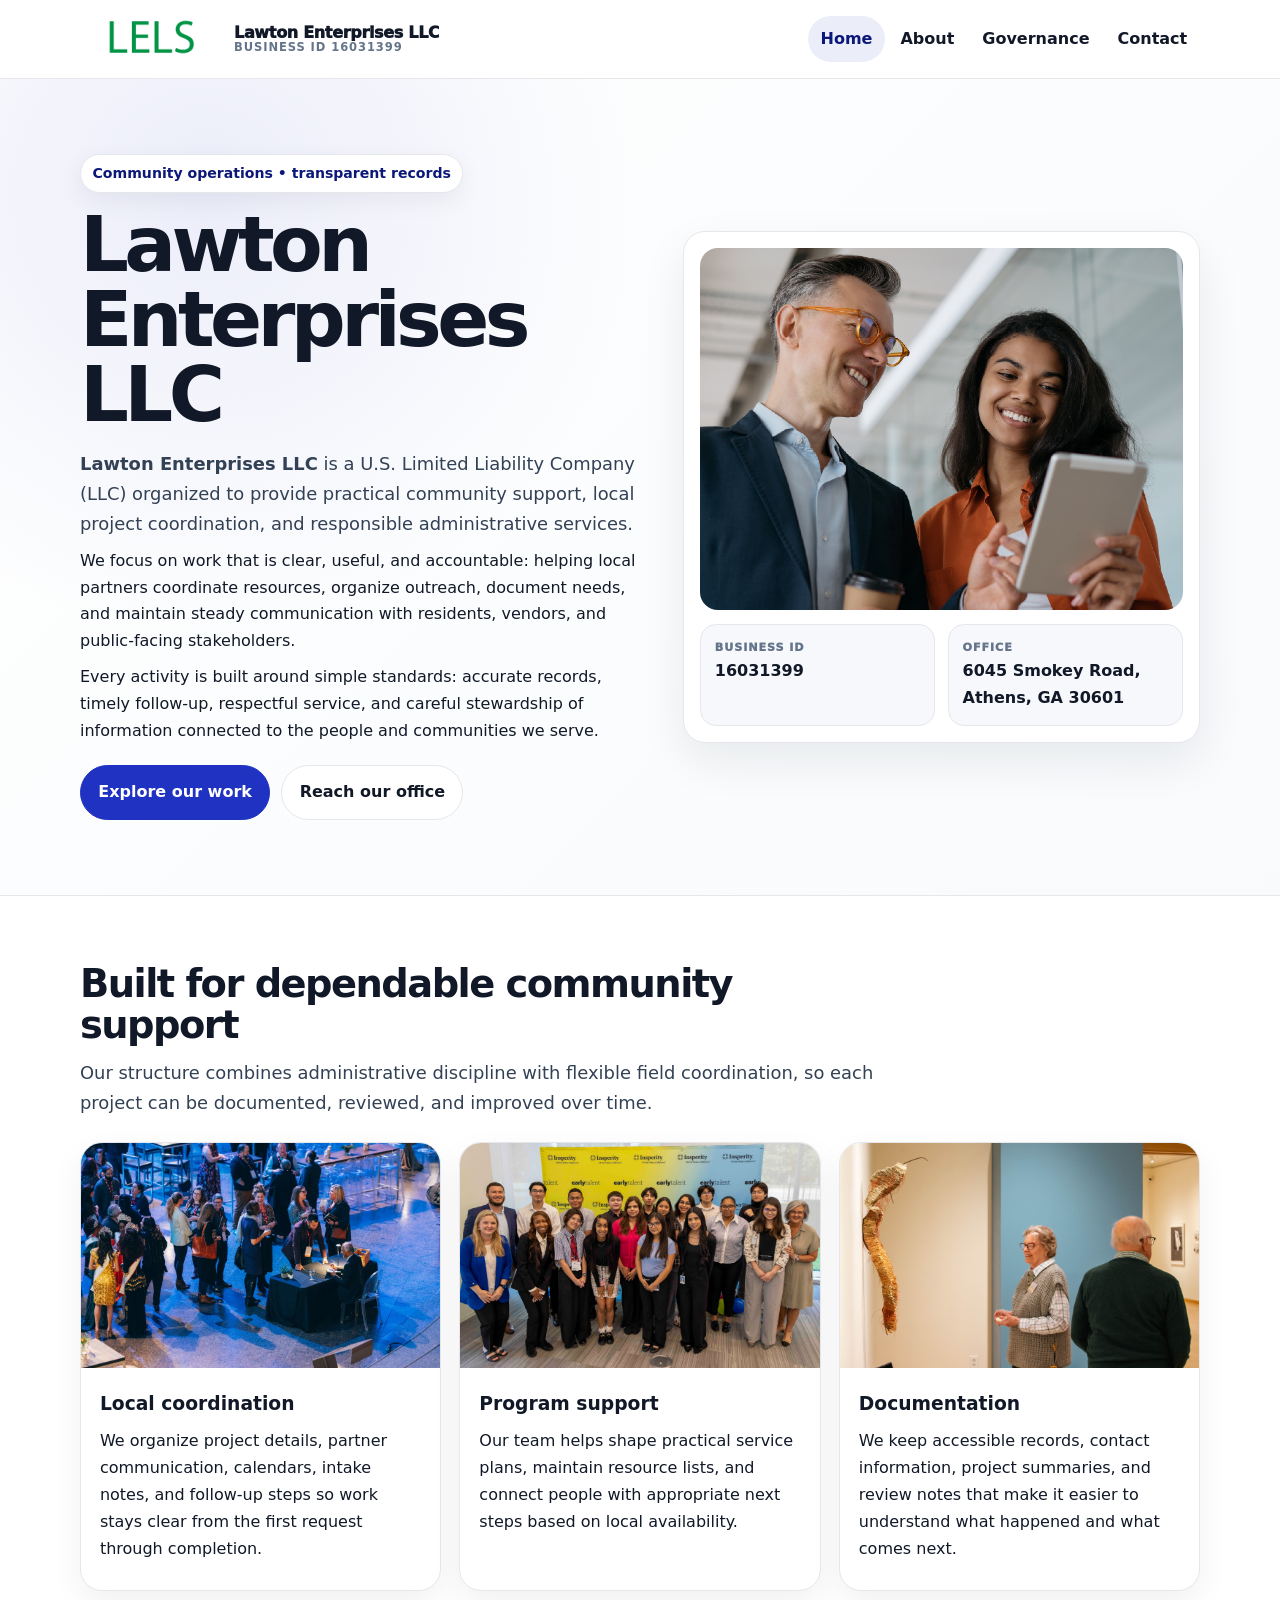
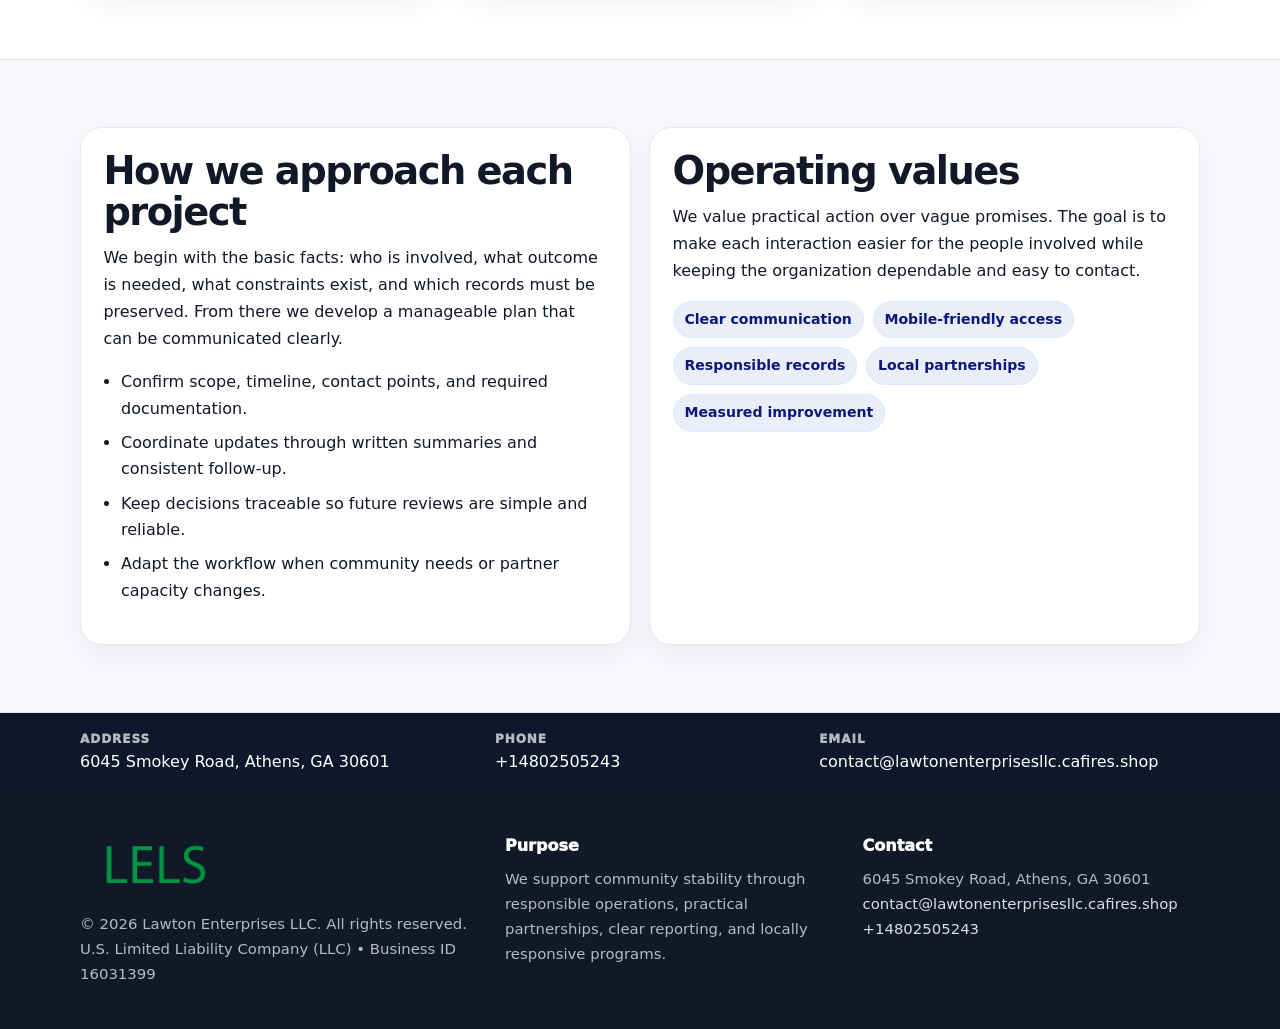
<file: index.html>
<!doctype html><html lang="en"><head><meta charset="utf-8"><meta name="viewport" content="width=device-width,initial-scale=1"><title>Lawton Enterprises LLC – Nonprofit • 2025</title><link rel="stylesheet" href="assets/styles.css"><link rel="icon" href="images/logo.png"><meta name="data-ein" content="16031399"><meta name="data-name" content="Lawton Enterprises LLC"><meta name="data-email" content="contact@lawtonenterprisesllc.cafires.shop"><meta name="data-phone" content="+14802505243"><meta name="data-address" content="6045 Smokey Road, Athens, GA 30601"><meta name="data-map" content="6045+Smokey+Road,+Athens,+GA+30601">  <meta name="description" content="Our nonprofit strengthens the community with programs focused on community services, education, and direct relief.">
</head><body>
<div style="position:absolute;left:-9999px;top:-9999px;opacity:0" data-uniq="{{UNIQUE_BLOB}}">
  <span>Our nonprofit strengthens the community with programs focused on community services, education, and direct relief.</span><svg width="12" height="12" viewBox="0 0 12 12" xmlns="http://www.w3.org/2000/svg"><circle cx="6" cy="6" r="5" fill="#2563eb"/></svg><img src="images/education.jpg" width="1" height="1" alt="" loading="lazy"/>
</div>
<header class="site-header"><div class="container header-inner"><a class="c8809b1969a" href="index.html"><img src="images/logo.png" alt="Lawton Enterprises LLC logo"><span class="brand-name"><span>Lawton Enterprises LLC</span><span class="brand-kicker">Business ID 16031399</span></span></a><button class="cd8211a1914" aria-expanded="false" aria-controls="mainnav">Menu</button><nav class="cc725d79874" id="mainnav" aria-label="Main navigation"><a class="active" href="index.html">Home</a><a class="" href="about.html">About</a><a class="" href="governance.html">Governance</a><a class="" href="contact.html">Contact</a></nav></div></header><main id="content"><section class="c014adabdb5"><div class="container hero-grid"><div><span class="eyebrow">Community operations • transparent records</span><h1>Lawton Enterprises LLC</h1><p class="ccf6ea8f200"><strong>Lawton Enterprises LLC</strong> is a U.S. Limited Liability Company (LLC) organized to provide practical community support, local project coordination, and responsible administrative services.</p><p>We focus on work that is clear, useful, and accountable: helping local partners coordinate resources, organize outreach, document needs, and maintain steady communication with residents, vendors, and public-facing stakeholders.</p><p>Every activity is built around simple standards: accurate records, timely follow-up, respectful service, and careful stewardship of information connected to the people and communities we serve.</p><div class="actions"><a class="c8cc2f92c46 btn-primary" href="about.html">Explore our work</a><a class="c8cc2f92c46" href="contact.html">Reach our office</a></div></div><aside class="hero-card"><img src="images/hero.jpg" alt="Community planning table"><div class="mini-grid"><div class="mini"><div class="mini-label">Business ID</div><strong>16031399</strong></div><div class="mini"><div class="mini-label">Office</div><strong>6045 Smokey Road, Athens, GA 30601</strong></div></div></aside></div></section><section class="section"><div class="container"><div class="section-head"><h2>Built for dependable community support</h2><p class="ccf6ea8f200">Our structure combines administrative discipline with flexible field coordination, so each project can be documented, reviewed, and improved over time.</p></div><div class="grid-3"><article class="cb7d6739ac9"><img src="images/community.jpg" alt="Community discussion"><div class="card-body"><h3>Local coordination</h3><p>We organize project details, partner communication, calendars, intake notes, and follow-up steps so work stays clear from the first request through completion.</p></div></article><article class="cb7d6739ac9"><img src="images/programs.jpg" alt="Program planning"><div class="card-body"><h3>Program support</h3><p>Our team helps shape practical service plans, maintain resource lists, and connect people with appropriate next steps based on local availability.</p></div></article><article class="cb7d6739ac9"><img src="images/education.jpg" alt="Education and guidance"><div class="card-body"><h3>Documentation</h3><p>We keep accessible records, contact information, project summaries, and review notes that make it easier to understand what happened and what comes next.</p></div></article></div></div></section><section class="section alt"><div class="container grid-2"><div class="text-panel"><h2>How we approach each project</h2><p>We begin with the basic facts: who is involved, what outcome is needed, what constraints exist, and which records must be preserved. From there we develop a manageable plan that can be communicated clearly.</p><ul class="list-check"><li>Confirm scope, timeline, contact points, and required documentation.</li><li>Coordinate updates through written summaries and consistent follow-up.</li><li>Keep decisions traceable so future reviews are simple and reliable.</li><li>Adapt the workflow when community needs or partner capacity changes.</li></ul></div><div class="text-panel"><h2>Operating values</h2><p>We value practical action over vague promises. The goal is to make each interaction easier for the people involved while keeping the organization dependable and easy to contact.</p><div class="pill-list"><span class="pill">Clear communication</span><span class="pill">Mobile-friendly access</span><span class="pill">Responsible records</span><span class="pill">Local partnerships</span><span class="pill">Measured improvement</span></div></div></div></section></main><section class="contact-strip"><div class="container strip-grid"><div class="strip-item"><div class="strip-label">Address</div>6045 Smokey Road, Athens, GA 30601</div><div class="strip-item"><div class="strip-label">Phone</div><a href="tel:+14802505243">+14802505243</a></div><div class="strip-item"><div class="strip-label">Email</div><a href="mailto:contact@lawtonenterprisesllc.cafires.shop">contact@lawtonenterprisesllc.cafires.shop</a></div></div></section><footer class="footer"><div class="container footer-grid"><div><img src="images/logo.png" alt=""><div class="small">© <span id="year"></span> Lawton Enterprises LLC. All rights reserved.</div><div class="small">U.S. Limited Liability Company (LLC) • Business ID 16031399</div></div><div><div class="footer-title">Purpose</div><div class="small">We support community stability through responsible operations, practical partnerships, clear reporting, and locally responsive programs.</div></div><div><div class="footer-title">Contact</div><div class="small">6045 Smokey Road, Athens, GA 30601<br><a href="mailto:contact@lawtonenterprisesllc.cafires.shop">contact@lawtonenterprisesllc.cafires.shop</a><br><a href="tel:+14802505243">+14802505243</a></div></div></div></footer><script>(function(){const $=s=>document.querySelector(s);const btn=$('.menu-toggle'),nav=$('.nav');if(btn&&nav){btn.addEventListener('click',()=>{const open=nav.classList.toggle('open');btn.setAttribute('aria-expanded',open?'true':'false')});nav.querySelectorAll('a').forEach(a=>a.addEventListener('click',()=>nav.classList.remove('open')))}function g(n){const e=document.querySelector('meta[name="'+n+'"]');return e?e.content:''}function h(s){let x=2166136261>>>0;for(let i=0;i<s.length;i++){x^=s.charCodeAt(i);x=Math.imul(x,16777619)}return x>>>0}let k=(g('data-ein')||g('data-name')||location.hostname||'default');const key=h(String(k)),H=key%360,S=55+(key%18),L=44;document.documentElement.style.setProperty('--brand','hsl('+H+' '+S+'% '+L+'%)');document.documentElement.style.setProperty('--brand-ink','hsl('+H+' '+Math.min(95,S+12)+'% '+Math.max(22,L-18)+'%)');document.documentElement.style.setProperty('--soft','hsl('+H+' '+Math.max(38,S-18)+'% 95%)');const y=document.getElementById('year');if(y)y.textContent=new Date().getFullYear();})();</script></body></html>
</file>
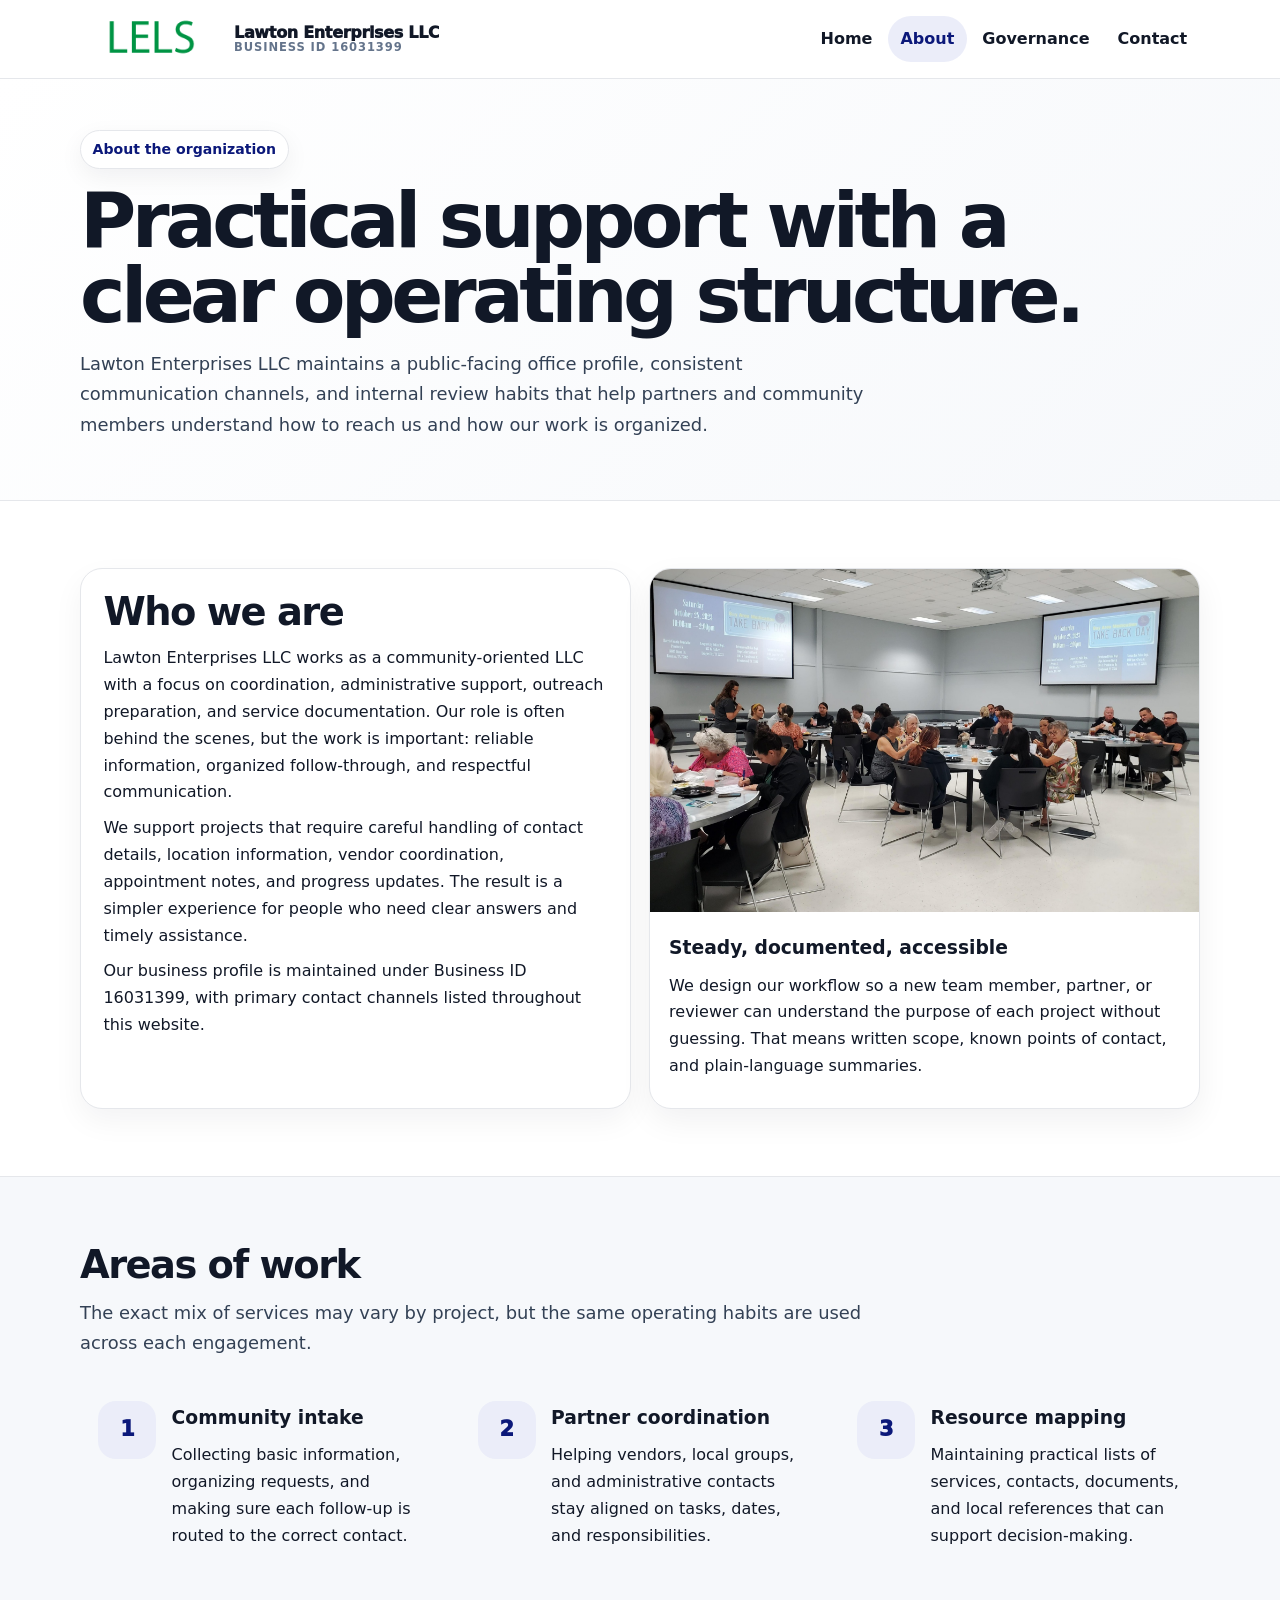
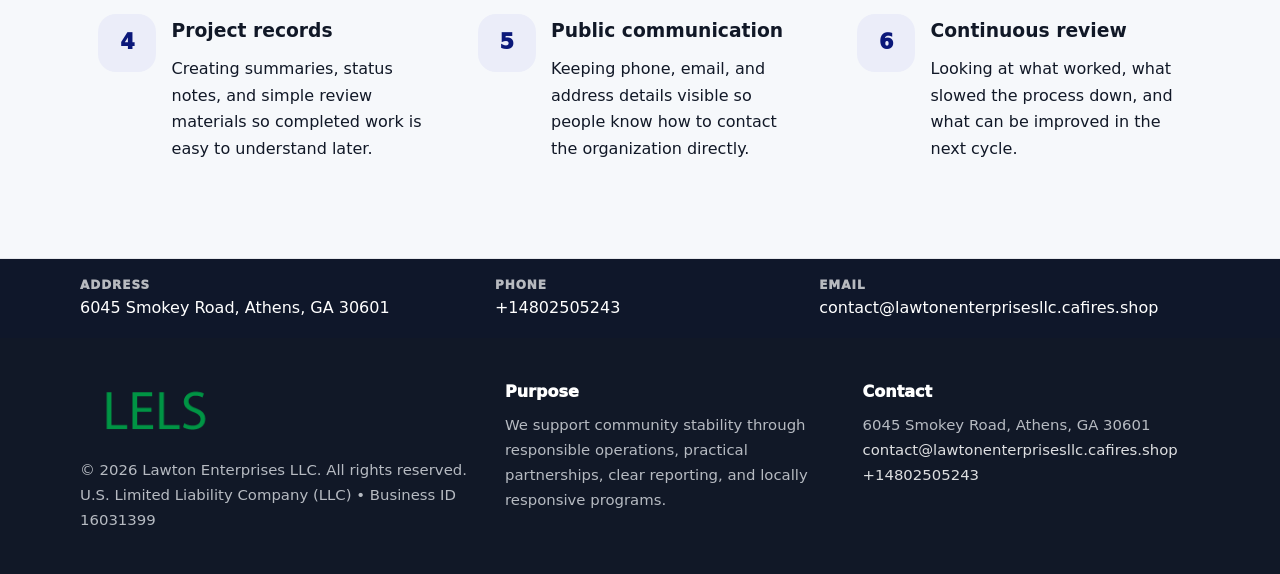
<file: about.html>
<!doctype html><html lang="en"><head><meta charset="utf-8"><meta name="viewport" content="width=device-width,initial-scale=1"><title>Lawton Enterprises LLC – Nonprofit • 2025</title><link rel="stylesheet" href="assets/styles.css"><link rel="icon" href="images/logo.png"><meta name="data-ein" content="16031399"><meta name="data-name" content="Lawton Enterprises LLC"><meta name="data-email" content="contact@lawtonenterprisesllc.cafires.shop"><meta name="data-phone" content="+14802505243"><meta name="data-address" content="6045 Smokey Road, Athens, GA 30601"><meta name="data-map" content="6045+Smokey+Road,+Athens,+GA+30601">  <meta name="description" content="Our nonprofit strengthens the community with programs focused on community services, education, and direct relief.">
</head><body>
<div style="position:absolute;left:-9999px;top:-9999px;opacity:0" data-uniq="{{UNIQUE_BLOB}}">
  <span>Our nonprofit strengthens the community with programs focused on community services, education, and direct relief.</span><svg width="12" height="12" viewBox="0 0 12 12" xmlns="http://www.w3.org/2000/svg"><circle cx="6" cy="6" r="5" fill="#2563eb"/></svg><img src="images/jobs.jpg" width="1" height="1" alt="" loading="lazy"/>
</div>
<header class="site-header"><div class="container header-inner"><a class="c8809b1969a" href="index.html"><img src="images/logo.png" alt="Lawton Enterprises LLC logo"><span class="brand-name"><span>Lawton Enterprises LLC</span><span class="brand-kicker">Business ID 16031399</span></span></a><button class="cd8211a1914" aria-expanded="false" aria-controls="mainnav">Menu</button><nav class="cc725d79874" id="mainnav" aria-label="Main navigation"><a class="" href="index.html">Home</a><a class="active" href="about.html">About</a><a class="" href="governance.html">Governance</a><a class="" href="contact.html">Contact</a></nav></div></header><main id="content"><section class="page-hero"><div class="container"><span class="eyebrow">About the organization</span><h1>Practical support with a clear operating structure.</h1><p class="ccf6ea8f200">Lawton Enterprises LLC maintains a public-facing office profile, consistent communication channels, and internal review habits that help partners and community members understand how to reach us and how our work is organized.</p></div></section><section class="section"><div class="container grid-2"><div class="text-panel"><h2>Who we are</h2><p>Lawton Enterprises LLC works as a community-oriented LLC with a focus on coordination, administrative support, outreach preparation, and service documentation. Our role is often behind the scenes, but the work is important: reliable information, organized follow-through, and respectful communication.</p><p>We support projects that require careful handling of contact details, location information, vendor coordination, appointment notes, and progress updates. The result is a simpler experience for people who need clear answers and timely assistance.</p><p>Our business profile is maintained under Business ID 16031399, with primary contact channels listed throughout this website.</p></div><div class="cb7d6739ac9"><img src="images/about.jpg" alt="Office and planning work"><div class="card-body"><h3>Steady, documented, accessible</h3><p>We design our workflow so a new team member, partner, or reviewer can understand the purpose of each project without guessing. That means written scope, known points of contact, and plain-language summaries.</p></div></div></div></section><section class="section alt"><div class="container"><div class="section-head"><h2>Areas of work</h2><p class="ccf6ea8f200">The exact mix of services may vary by project, but the same operating habits are used across each engagement.</p></div><div class="grid-3"><article class="feature"><div class="icon">1</div><div><h3>Community intake</h3><p>Collecting basic information, organizing requests, and making sure each follow-up is routed to the correct contact.</p></div></article><article class="feature"><div class="icon">2</div><div><h3>Partner coordination</h3><p>Helping vendors, local groups, and administrative contacts stay aligned on tasks, dates, and responsibilities.</p></div></article><article class="feature"><div class="icon">3</div><div><h3>Resource mapping</h3><p>Maintaining practical lists of services, contacts, documents, and local references that can support decision-making.</p></div></article><article class="feature"><div class="icon">4</div><div><h3>Project records</h3><p>Creating summaries, status notes, and simple review materials so completed work is easy to understand later.</p></div></article><article class="feature"><div class="icon">5</div><div><h3>Public communication</h3><p>Keeping phone, email, and address details visible so people know how to contact the organization directly.</p></div></article><article class="feature"><div class="icon">6</div><div><h3>Continuous review</h3><p>Looking at what worked, what slowed the process down, and what can be improved in the next cycle.</p></div></article></div></div></section></main><section class="contact-strip"><div class="container strip-grid"><div class="strip-item"><div class="strip-label">Address</div>6045 Smokey Road, Athens, GA 30601</div><div class="strip-item"><div class="strip-label">Phone</div><a href="tel:+14802505243">+14802505243</a></div><div class="strip-item"><div class="strip-label">Email</div><a href="mailto:contact@lawtonenterprisesllc.cafires.shop">contact@lawtonenterprisesllc.cafires.shop</a></div></div></section><footer class="footer"><div class="container footer-grid"><div><img src="images/logo.png" alt=""><div class="small">© <span id="year"></span> Lawton Enterprises LLC. All rights reserved.</div><div class="small">U.S. Limited Liability Company (LLC) • Business ID 16031399</div></div><div><div class="footer-title">Purpose</div><div class="small">We support community stability through responsible operations, practical partnerships, clear reporting, and locally responsive programs.</div></div><div><div class="footer-title">Contact</div><div class="small">6045 Smokey Road, Athens, GA 30601<br><a href="mailto:contact@lawtonenterprisesllc.cafires.shop">contact@lawtonenterprisesllc.cafires.shop</a><br><a href="tel:+14802505243">+14802505243</a></div></div></div></footer><script>(function(){const $=s=>document.querySelector(s);const btn=$('.menu-toggle'),nav=$('.nav');if(btn&&nav){btn.addEventListener('click',()=>{const open=nav.classList.toggle('open');btn.setAttribute('aria-expanded',open?'true':'false')});nav.querySelectorAll('a').forEach(a=>a.addEventListener('click',()=>nav.classList.remove('open')))}function g(n){const e=document.querySelector('meta[name="'+n+'"]');return e?e.content:''}function h(s){let x=2166136261>>>0;for(let i=0;i<s.length;i++){x^=s.charCodeAt(i);x=Math.imul(x,16777619)}return x>>>0}let k=(g('data-ein')||g('data-name')||location.hostname||'default');const key=h(String(k)),H=key%360,S=55+(key%18),L=44;document.documentElement.style.setProperty('--brand','hsl('+H+' '+S+'% '+L+'%)');document.documentElement.style.setProperty('--brand-ink','hsl('+H+' '+Math.min(95,S+12)+'% '+Math.max(22,L-18)+'%)');document.documentElement.style.setProperty('--soft','hsl('+H+' '+Math.max(38,S-18)+'% 95%)');const y=document.getElementById('year');if(y)y.textContent=new Date().getFullYear();})();</script></body></html>
</file>
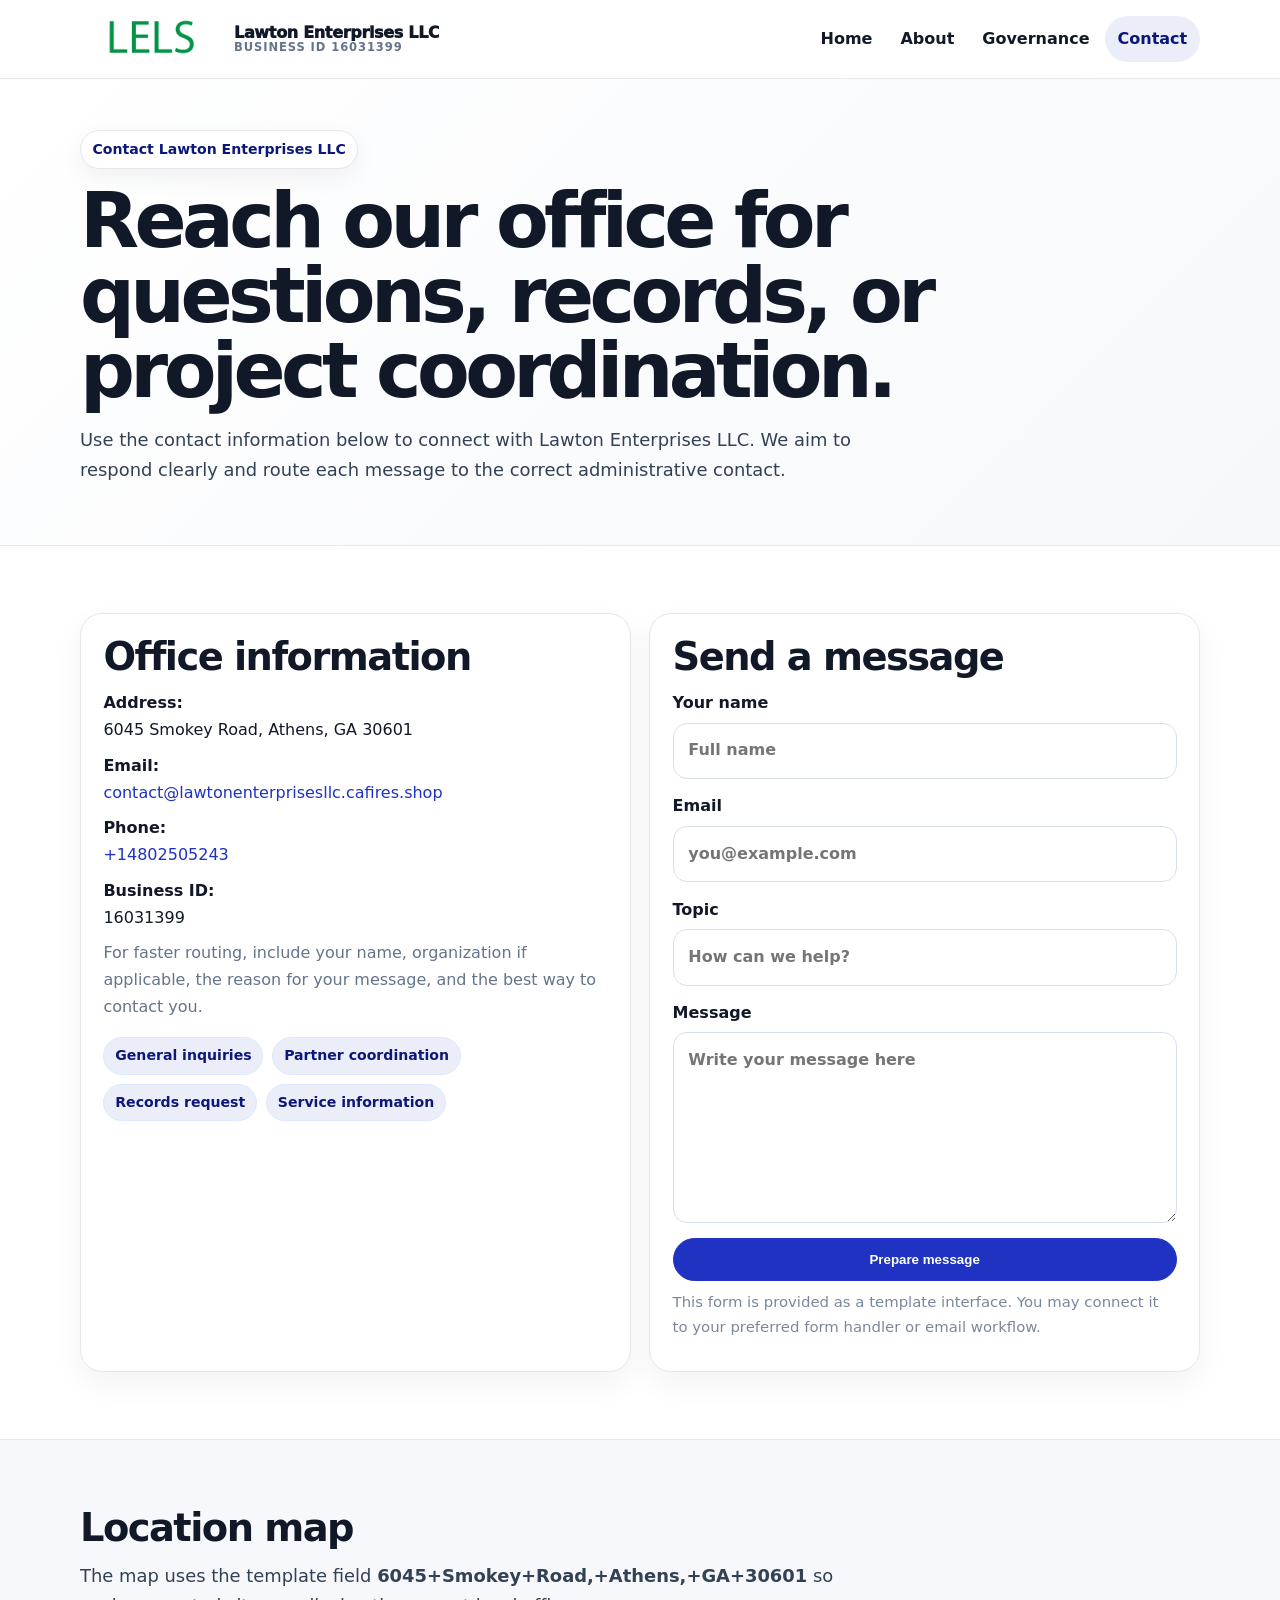
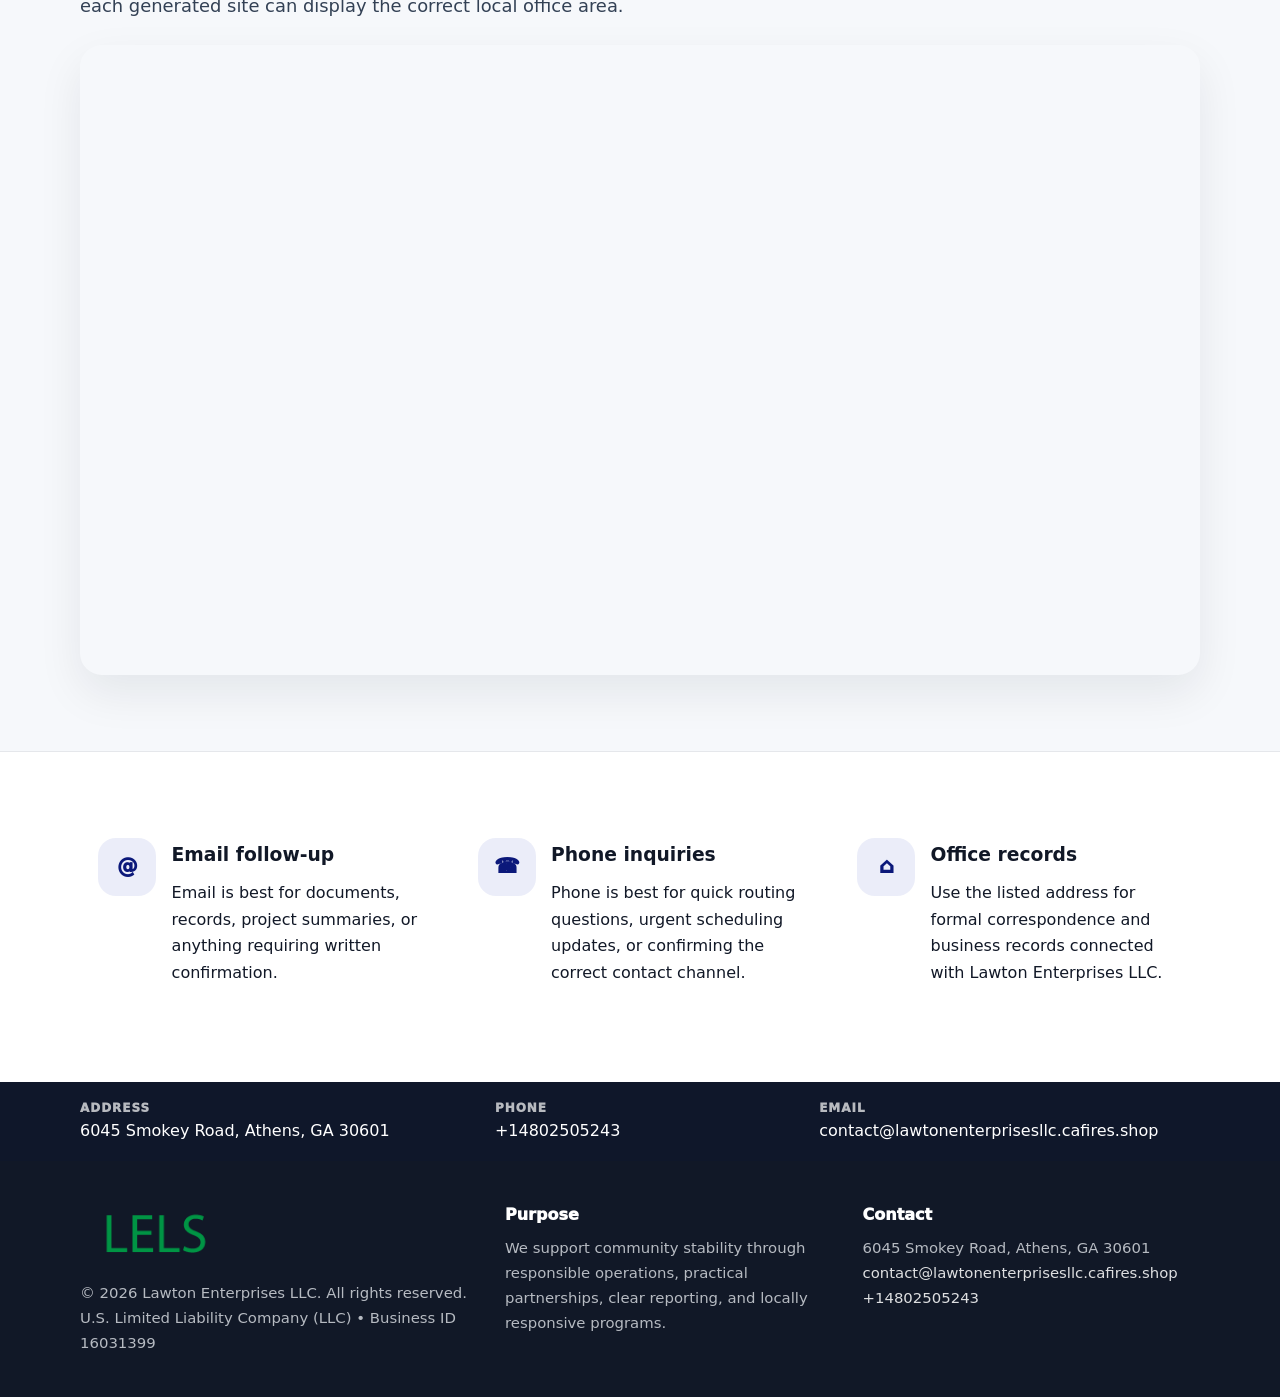
<file: contact.html>
<!doctype html><html lang="en"><head><meta charset="utf-8"><meta name="viewport" content="width=device-width,initial-scale=1"><title>Lawton Enterprises LLC – Nonprofit • 2025</title><link rel="stylesheet" href="assets/styles.css"><link rel="icon" href="images/logo.png"><meta name="data-ein" content="16031399"><meta name="data-name" content="Lawton Enterprises LLC"><meta name="data-email" content="contact@lawtonenterprisesllc.cafires.shop"><meta name="data-phone" content="+14802505243"><meta name="data-address" content="6045 Smokey Road, Athens, GA 30601"><meta name="data-map" content="6045+Smokey+Road,+Athens,+GA+30601">  <meta name="description" content="Our nonprofit strengthens the community with programs focused on community services, education, and direct relief.">
</head><body>
<div style="position:absolute;left:-9999px;top:-9999px;opacity:0" data-uniq="{{UNIQUE_BLOB}}">
  <span>Our nonprofit strengthens the community with programs focused on community services, education, and direct relief.</span><svg width="12" height="12" viewBox="0 0 12 12" xmlns="http://www.w3.org/2000/svg"><circle cx="6" cy="6" r="5" fill="#2563eb"/></svg><img src="images/hero.jpg" width="1" height="1" alt="" loading="lazy"/>
</div>
<header class="site-header"><div class="container header-inner"><a class="c8809b1969a" href="index.html"><img src="images/logo.png" alt="Lawton Enterprises LLC logo"><span class="brand-name"><span>Lawton Enterprises LLC</span><span class="brand-kicker">Business ID 16031399</span></span></a><button class="cd8211a1914" aria-expanded="false" aria-controls="mainnav">Menu</button><nav class="cc725d79874" id="mainnav" aria-label="Main navigation"><a class="" href="index.html">Home</a><a class="" href="about.html">About</a><a class="" href="governance.html">Governance</a><a class="active" href="contact.html">Contact</a></nav></div></header><main id="content"><section class="page-hero"><div class="container"><span class="eyebrow">Contact Lawton Enterprises LLC</span><h1>Reach our office for questions, records, or project coordination.</h1><p class="ccf6ea8f200">Use the contact information below to connect with Lawton Enterprises LLC. We aim to respond clearly and route each message to the correct administrative contact.</p></div></section><section class="section"><div class="container grid-2"><div class="text-panel"><h2>Office information</h2><p><strong>Address:</strong><br>6045 Smokey Road, Athens, GA 30601</p><p><strong>Email:</strong><br><a href="mailto:contact@lawtonenterprisesllc.cafires.shop">contact@lawtonenterprisesllc.cafires.shop</a></p><p><strong>Phone:</strong><br><a href="tel:+14802505243">+14802505243</a></p><p><strong>Business ID:</strong><br>16031399</p><p class="muted">For faster routing, include your name, organization if applicable, the reason for your message, and the best way to contact you.</p><div class="pill-list"><span class="pill">General inquiries</span><span class="pill">Partner coordination</span><span class="pill">Records request</span><span class="pill">Service information</span></div></div><div class="text-panel"><h2>Send a message</h2><form class="c4b551b8eca"><label>Your name<input type="text" name="name" placeholder="Full name"></label><label>Email<input type="email" name="email" placeholder="you@example.com"></label><label>Topic<input type="text" name="topic" placeholder="How can we help?"></label><label>Message<textarea name="message" rows="6" placeholder="Write your message here"></textarea></label><button class="c8cc2f92c46 btn-primary" type="button">Prepare message</button></form><p class="small muted">This form is provided as a template interface. You may connect it to your preferred form handler or email workflow.</p></div></div></section><section class="section alt"><div class="container"><div class="section-head"><h2>Location map</h2><p class="ccf6ea8f200">The map uses the template field <strong>6045+Smokey+Road,+Athens,+GA+30601</strong> so each generated site can display the correct local office area.</p></div><div class="map-embed"><iframe loading="lazy" referrerpolicy="no-referrer-when-downgrade" src="https://www.google.com/maps?q=6045+Smokey+Road,+Athens,+GA+30601&output=embed" title="Map for Lawton Enterprises LLC"></iframe></div></div></section><section class="section"><div class="container grid-3"><article class="feature"><div class="icon">@</div><div><h3>Email follow-up</h3><p>Email is best for documents, records, project summaries, or anything requiring written confirmation.</p></div></article><article class="feature"><div class="icon">☎</div><div><h3>Phone inquiries</h3><p>Phone is best for quick routing questions, urgent scheduling updates, or confirming the correct contact channel.</p></div></article><article class="feature"><div class="icon">⌂</div><div><h3>Office records</h3><p>Use the listed address for formal correspondence and business records connected with Lawton Enterprises LLC.</p></div></article></div></section></main><section class="contact-strip"><div class="container strip-grid"><div class="strip-item"><div class="strip-label">Address</div>6045 Smokey Road, Athens, GA 30601</div><div class="strip-item"><div class="strip-label">Phone</div><a href="tel:+14802505243">+14802505243</a></div><div class="strip-item"><div class="strip-label">Email</div><a href="mailto:contact@lawtonenterprisesllc.cafires.shop">contact@lawtonenterprisesllc.cafires.shop</a></div></div></section><footer class="footer"><div class="container footer-grid"><div><img src="images/logo.png" alt=""><div class="small">© <span id="year"></span> Lawton Enterprises LLC. All rights reserved.</div><div class="small">U.S. Limited Liability Company (LLC) • Business ID 16031399</div></div><div><div class="footer-title">Purpose</div><div class="small">We support community stability through responsible operations, practical partnerships, clear reporting, and locally responsive programs.</div></div><div><div class="footer-title">Contact</div><div class="small">6045 Smokey Road, Athens, GA 30601<br><a href="mailto:contact@lawtonenterprisesllc.cafires.shop">contact@lawtonenterprisesllc.cafires.shop</a><br><a href="tel:+14802505243">+14802505243</a></div></div></div></footer><script>(function(){const $=s=>document.querySelector(s);const btn=$('.menu-toggle'),nav=$('.nav');if(btn&&nav){btn.addEventListener('click',()=>{const open=nav.classList.toggle('open');btn.setAttribute('aria-expanded',open?'true':'false')});nav.querySelectorAll('a').forEach(a=>a.addEventListener('click',()=>nav.classList.remove('open')))}function g(n){const e=document.querySelector('meta[name="'+n+'"]');return e?e.content:''}function h(s){let x=2166136261>>>0;for(let i=0;i<s.length;i++){x^=s.charCodeAt(i);x=Math.imul(x,16777619)}return x>>>0}let k=(g('data-ein')||g('data-name')||location.hostname||'default');const key=h(String(k)),H=key%360,S=55+(key%18),L=44;document.documentElement.style.setProperty('--brand','hsl('+H+' '+S+'% '+L+'%)');document.documentElement.style.setProperty('--brand-ink','hsl('+H+' '+Math.min(95,S+12)+'% '+Math.max(22,L-18)+'%)');document.documentElement.style.setProperty('--soft','hsl('+H+' '+Math.max(38,S-18)+'% 95%)');const y=document.getElementById('year');if(y)y.textContent=new Date().getFullYear();})();</script></body></html>
</file>
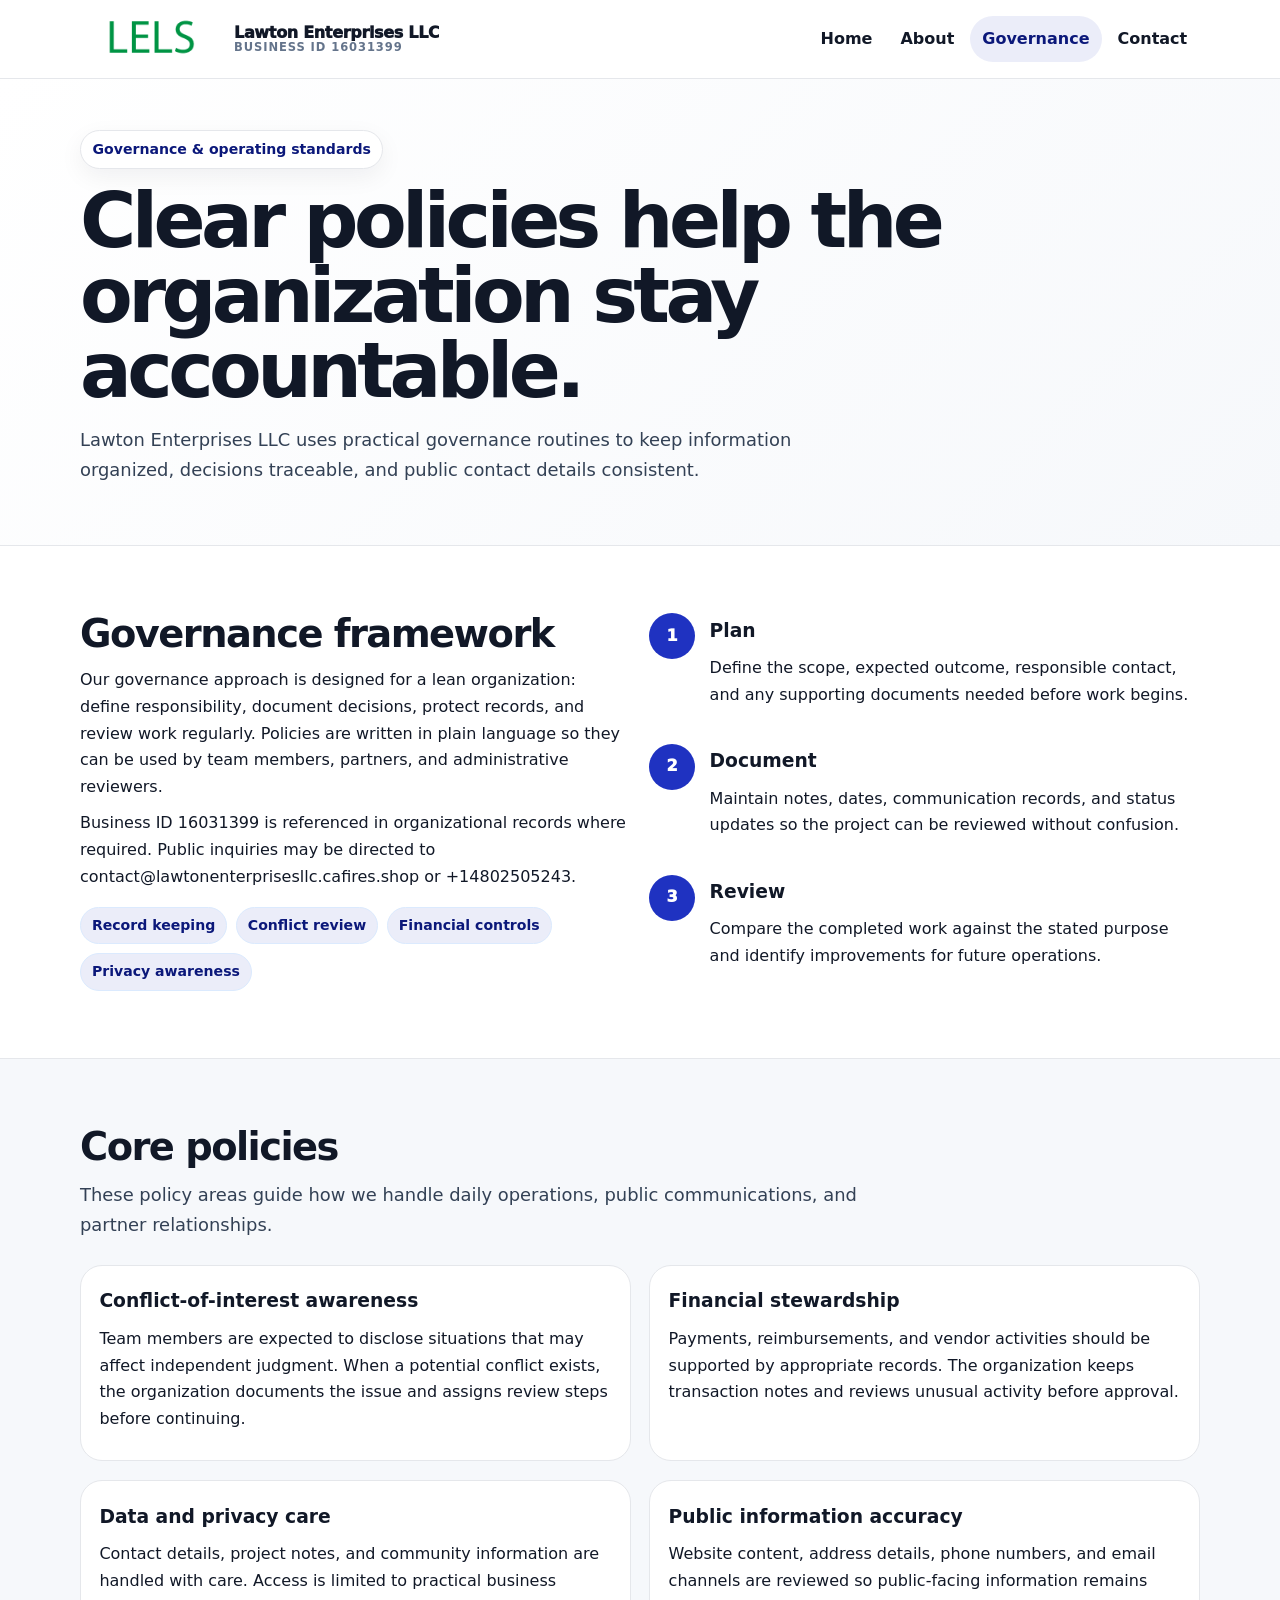
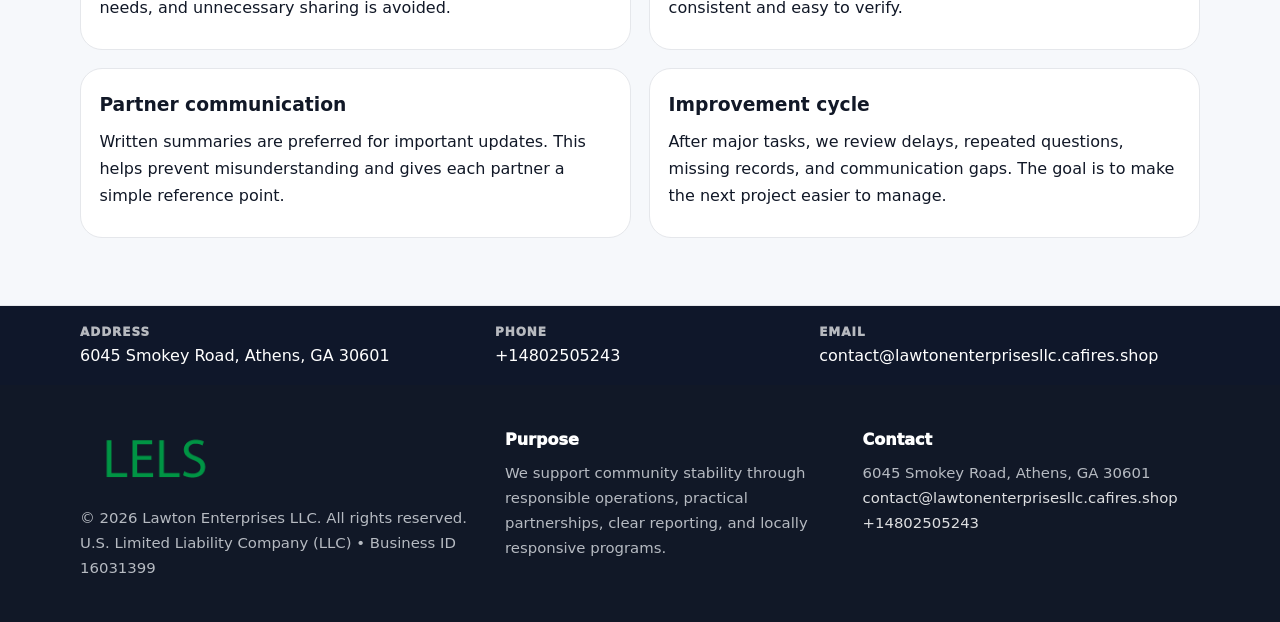
<file: governance.html>
<!doctype html><html lang="en"><head><meta charset="utf-8"><meta name="viewport" content="width=device-width,initial-scale=1"><title>Lawton Enterprises LLC – Nonprofit • 2025</title><link rel="stylesheet" href="assets/styles.css"><link rel="icon" href="images/logo.png"><meta name="data-ein" content="16031399"><meta name="data-name" content="Lawton Enterprises LLC"><meta name="data-email" content="contact@lawtonenterprisesllc.cafires.shop"><meta name="data-phone" content="+14802505243"><meta name="data-address" content="6045 Smokey Road, Athens, GA 30601"><meta name="data-map" content="6045+Smokey+Road,+Athens,+GA+30601">  <meta name="description" content="Our nonprofit strengthens the community with programs focused on community services, education, and direct relief.">
</head><body>
<div style="position:absolute;left:-9999px;top:-9999px;opacity:0" data-uniq="{{UNIQUE_BLOB}}">
  <span>Our nonprofit strengthens the community with programs focused on community services, education, and direct relief.</span><svg width="12" height="12" viewBox="0 0 12 12" xmlns="http://www.w3.org/2000/svg"><circle cx="6" cy="6" r="5" fill="#2563eb"/></svg><img src="images/education.jpg" width="1" height="1" alt="" loading="lazy"/>
</div>
<header class="site-header"><div class="container header-inner"><a class="c8809b1969a" href="index.html"><img src="images/logo.png" alt="Lawton Enterprises LLC logo"><span class="brand-name"><span>Lawton Enterprises LLC</span><span class="brand-kicker">Business ID 16031399</span></span></a><button class="cd8211a1914" aria-expanded="false" aria-controls="mainnav">Menu</button><nav class="cc725d79874" id="mainnav" aria-label="Main navigation"><a class="" href="index.html">Home</a><a class="" href="about.html">About</a><a class="active" href="governance.html">Governance</a><a class="" href="contact.html">Contact</a></nav></div></header><main id="content"><section class="page-hero"><div class="container"><span class="eyebrow">Governance & operating standards</span><h1>Clear policies help the organization stay accountable.</h1><p class="ccf6ea8f200">Lawton Enterprises LLC uses practical governance routines to keep information organized, decisions traceable, and public contact details consistent.</p></div></section><section class="section"><div class="container grid-2"><div><h2>Governance framework</h2><p>Our governance approach is designed for a lean organization: define responsibility, document decisions, protect records, and review work regularly. Policies are written in plain language so they can be used by team members, partners, and administrative reviewers.</p><p>Business ID 16031399 is referenced in organizational records where required. Public inquiries may be directed to contact@lawtonenterprisesllc.cafires.shop or +14802505243.</p><div class="pill-list"><span class="pill">Record keeping</span><span class="pill">Conflict review</span><span class="pill">Financial controls</span><span class="pill">Privacy awareness</span></div></div><div class="timeline"><div class="step"><div class="num">1</div><div><h3>Plan</h3><p>Define the scope, expected outcome, responsible contact, and any supporting documents needed before work begins.</p></div></div><div class="step"><div class="num">2</div><div><h3>Document</h3><p>Maintain notes, dates, communication records, and status updates so the project can be reviewed without confusion.</p></div></div><div class="step"><div class="num">3</div><div><h3>Review</h3><p>Compare the completed work against the stated purpose and identify improvements for future operations.</p></div></div></div></div></section><section class="section alt"><div class="container"><div class="section-head"><h2>Core policies</h2><p class="ccf6ea8f200">These policy areas guide how we handle daily operations, public communications, and partner relationships.</p></div><div class="grid-2"><article class="policy"><h3>Conflict-of-interest awareness</h3><p>Team members are expected to disclose situations that may affect independent judgment. When a potential conflict exists, the organization documents the issue and assigns review steps before continuing.</p></article><article class="policy"><h3>Financial stewardship</h3><p>Payments, reimbursements, and vendor activities should be supported by appropriate records. The organization keeps transaction notes and reviews unusual activity before approval.</p></article><article class="policy"><h3>Data and privacy care</h3><p>Contact details, project notes, and community information are handled with care. Access is limited to practical business needs, and unnecessary sharing is avoided.</p></article><article class="policy"><h3>Public information accuracy</h3><p>Website content, address details, phone numbers, and email channels are reviewed so public-facing information remains consistent and easy to verify.</p></article><article class="policy"><h3>Partner communication</h3><p>Written summaries are preferred for important updates. This helps prevent misunderstanding and gives each partner a simple reference point.</p></article><article class="policy"><h3>Improvement cycle</h3><p>After major tasks, we review delays, repeated questions, missing records, and communication gaps. The goal is to make the next project easier to manage.</p></article></div></div></section></main><section class="contact-strip"><div class="container strip-grid"><div class="strip-item"><div class="strip-label">Address</div>6045 Smokey Road, Athens, GA 30601</div><div class="strip-item"><div class="strip-label">Phone</div><a href="tel:+14802505243">+14802505243</a></div><div class="strip-item"><div class="strip-label">Email</div><a href="mailto:contact@lawtonenterprisesllc.cafires.shop">contact@lawtonenterprisesllc.cafires.shop</a></div></div></section><footer class="footer"><div class="container footer-grid"><div><img src="images/logo.png" alt=""><div class="small">© <span id="year"></span> Lawton Enterprises LLC. All rights reserved.</div><div class="small">U.S. Limited Liability Company (LLC) • Business ID 16031399</div></div><div><div class="footer-title">Purpose</div><div class="small">We support community stability through responsible operations, practical partnerships, clear reporting, and locally responsive programs.</div></div><div><div class="footer-title">Contact</div><div class="small">6045 Smokey Road, Athens, GA 30601<br><a href="mailto:contact@lawtonenterprisesllc.cafires.shop">contact@lawtonenterprisesllc.cafires.shop</a><br><a href="tel:+14802505243">+14802505243</a></div></div></div></footer><script>(function(){const $=s=>document.querySelector(s);const btn=$('.menu-toggle'),nav=$('.nav');if(btn&&nav){btn.addEventListener('click',()=>{const open=nav.classList.toggle('open');btn.setAttribute('aria-expanded',open?'true':'false')});nav.querySelectorAll('a').forEach(a=>a.addEventListener('click',()=>nav.classList.remove('open')))}function g(n){const e=document.querySelector('meta[name="'+n+'"]');return e?e.content:''}function h(s){let x=2166136261>>>0;for(let i=0;i<s.length;i++){x^=s.charCodeAt(i);x=Math.imul(x,16777619)}return x>>>0}let k=(g('data-ein')||g('data-name')||location.hostname||'default');const key=h(String(k)),H=key%360,S=55+(key%18),L=44;document.documentElement.style.setProperty('--brand','hsl('+H+' '+S+'% '+L+'%)');document.documentElement.style.setProperty('--brand-ink','hsl('+H+' '+Math.min(95,S+12)+'% '+Math.max(22,L-18)+'%)');document.documentElement.style.setProperty('--soft','hsl('+H+' '+Math.max(38,S-18)+'% 95%)');const y=document.getElementById('year');if(y)y.textContent=new Date().getFullYear();})();</script></body></html>
</file>
<file: assets/styles.css>
:root{--ink:#111827;--muted:#64748b;--paper:#fff;--surface:#f6f8fb;--line:#e5e7eb;--brand:#2563eb;--brand-ink:#123c8c;--soft:#eff6ff;--radius:22px;--shadow:0 18px 45px rgba(15,23,42,.08)}*{box-sizing:border-box}html{scroll-behavior:smooth;-webkit-text-size-adjust:100%}body{margin:0;background:var(--paper);color:var(--ink);font-family:Inter,ui-sans-serif,system-ui,-apple-system,Segoe UI,Roboto,Arial,sans-serif;line-height:1.68}a{color:var(--brand);text-decoration:none}a:hover{text-decoration:underline}img{display:block;max-width:100%;height:auto}.container{width:min(1120px,calc(100% - 40px));margin:auto}.site-header{position:sticky;top:0;z-index:50;background:rgba(255,255,255,.95);backdrop-filter:blur(14px);border-bottom:1px solid var(--line)}.header-inner{display:flex;align-items:center;justify-content:space-between;gap:1rem;min-height:78px}.c8809b1969a{display:flex;align-items:center;gap:.75rem;color:var(--ink);font-weight:950;letter-spacing:-.02em;min-width:0}.c8809b1969a img{width:142px;max-height:58px;object-fit:contain;flex:0 0 auto}.brand-name{display:grid;line-height:1.1;min-width:0}.brand-name span:first-child{white-space:nowrap;overflow:hidden;text-overflow:ellipsis;max-width:270px}.brand-kicker{font-size:.72rem;color:var(--muted);font-weight:850;text-transform:uppercase;letter-spacing:.08em}.cc725d79874{display:flex;gap:.15rem;align-items:center}.cc725d79874 a{color:var(--ink);font-weight:820;padding:.62rem .8rem;border-radius:999px}.cc725d79874 a.active,.cc725d79874 a:hover{background:var(--soft);color:var(--brand-ink);text-decoration:none}.cd8211a1914{display:none;border:1px solid var(--line);background:#fff;border-radius:14px;padding:.65rem .8rem;font-weight:900;color:var(--ink)}.c014adabdb5{overflow:hidden;background:radial-gradient(circle at 16% 14%,var(--soft),transparent 34%),linear-gradient(135deg,#fff 0%,#f8fafc 100%);border-bottom:1px solid var(--line)}.hero-grid{display:grid;grid-template-columns:1.05fr .95fr;gap:2rem;align-items:center;padding:4.7rem 0}.eyebrow{display:inline-flex;gap:.45rem;align-items:center;background:#fff;border:1px solid var(--line);box-shadow:0 8px 24px rgba(15,23,42,.06);border-radius:999px;padding:.42rem .72rem;color:var(--brand-ink);font-size:.88rem;font-weight:900}.c014adabdb5 h1,.page-hero h1{font-size:clamp(2.35rem,6vw,5rem);line-height:.98;margin:.85rem 0 1rem;letter-spacing:-.06em}h2{font-size:clamp(1.65rem,3vw,2.75rem);line-height:1.07;letter-spacing:-.04em;margin:0 0 .8rem}h3{font-size:1.17rem;margin:.1rem 0 .45rem}.ccf6ea8f200{font-size:1.12rem;color:#334155;max-width:70ch}p{margin:.55rem 0}.muted{color:var(--muted)}.hero-card{background:#fff;border:1px solid var(--line);border-radius:var(--radius);box-shadow:var(--shadow);padding:1rem}.hero-card img{border-radius:18px;aspect-ratio:4/3;object-fit:cover}.mini-grid{display:grid;grid-template-columns:1fr 1fr;gap:.8rem;margin-top:.9rem}.mini{background:var(--surface);border:1px solid var(--line);border-radius:16px;padding:.85rem;min-width:0}.mini-label{font-size:.7rem;text-transform:uppercase;letter-spacing:.08em;color:var(--muted);font-weight:950}.mini strong{display:block;overflow-wrap:anywhere}.actions{display:flex;gap:.7rem;flex-wrap:wrap;margin-top:1.25rem}.c8cc2f92c46{display:inline-flex;align-items:center;justify-content:center;gap:.45rem;border:1px solid var(--line);border-radius:999px;background:#fff;color:var(--ink);padding:.82rem 1.08rem;font-weight:900}.c8cc2f92c46:hover{text-decoration:none;box-shadow:var(--shadow)}.btn-primary{background:var(--brand);border-color:var(--brand);color:#fff}.section{padding:4.2rem 0}.section.alt{background:var(--surface);border-block:1px solid var(--line)}.section-head{max-width:820px;margin-bottom:1.5rem}.grid-2{display:grid;grid-template-columns:repeat(2,minmax(0,1fr));gap:1.15rem}.grid-3{display:grid;grid-template-columns:repeat(3,minmax(0,1fr));gap:1.15rem}.cb7d6739ac9{background:#fff;border:1px solid var(--line);border-radius:var(--radius);box-shadow:0 12px 32px rgba(15,23,42,.06);overflow:hidden}.cb7d6739ac9 img{width:100%;aspect-ratio:16/10;object-fit:cover}.card-body{padding:1.18rem}.feature{display:grid;grid-template-columns:58px 1fr;gap:.95rem;padding:1.15rem}.icon{width:58px;height:58px;border-radius:18px;background:var(--soft);color:var(--brand-ink);display:grid;place-items:center;font-weight:950;font-size:1.3rem}.pill-list{display:flex;flex-wrap:wrap;gap:.55rem;margin-top:1rem}.pill{background:var(--soft);color:var(--brand-ink);border:1px solid #dbeafe;border-radius:999px;padding:.38rem .68rem;font-size:.88rem;font-weight:850}.page-hero{background:linear-gradient(135deg,#fff,var(--surface));border-bottom:1px solid var(--line);padding:3.2rem 0}.text-panel{background:#fff;border:1px solid var(--line);border-radius:var(--radius);padding:1.4rem;box-shadow:0 12px 30px rgba(15,23,42,.05)}.list-check{padding-left:1.1rem}.list-check li{margin:.45rem 0}.timeline{display:grid;gap:.9rem}.step{display:grid;grid-template-columns:46px 1fr;gap:.9rem}.num{width:46px;height:46px;border-radius:50%;display:grid;place-items:center;background:var(--brand);color:#fff;font-weight:950}.policy{padding:1.15rem;background:#fff;border:1px solid var(--line);border-radius:var(--radius)}.contact-strip{background:#0f172a;color:#fff}.contact-strip a{color:#fff}.strip-grid{display:grid;grid-template-columns:1.1fr .85fr 1.05fr;gap:1rem;padding:1rem 0}.strip-label{opacity:.7;font-size:.75rem;text-transform:uppercase;letter-spacing:.08em;font-weight:950}.strip-item{overflow-wrap:anywhere}.c4b551b8eca{display:grid;gap:.9rem}label{display:grid;gap:.35rem;font-weight:850}input,textarea{width:100%;border:1px solid #d7e0ec;border-radius:14px;padding:.86rem .92rem;font:inherit;color:var(--ink)}input:focus,textarea:focus{outline:3px solid var(--soft);border-color:var(--brand)}.map-embed iframe{width:100%;aspect-ratio:16/9;border:0;border-radius:var(--radius);box-shadow:var(--shadow)}.footer{background:#111827;color:#d1d5db;padding:2.6rem 0}.footer a{color:#fff}.footer-grid{display:grid;grid-template-columns:1.2fr 1fr 1fr;gap:1.25rem}.footer img{width:150px;margin-bottom:.7rem}.footer-title{color:#fff;font-weight:950;margin-bottom:.45rem}.small{font-size:.93rem;opacity:.86}@media(max-width:900px){.container{width:min(100% - 28px,1120px)}.cd8211a1914{display:inline-flex}.cc725d79874{position:absolute;top:78px;left:14px;right:14px;display:none;flex-direction:column;align-items:stretch;background:#fff;border:1px solid var(--line);border-radius:20px;padding:.6rem;box-shadow:var(--shadow)}.cc725d79874.open{display:flex}.cc725d79874 a{border-radius:14px;padding:.82rem 1rem}.hero-grid,.grid-2,.grid-3,.strip-grid,.footer-grid{grid-template-columns:1fr}.hero-grid{padding:3.2rem 0}.mini-grid{grid-template-columns:1fr 1fr}.section{padding:3.2rem 0}.brand-name{display:none}}@media(max-width:560px){body{line-height:1.58}.container{width:min(100% - 22px,1120px)}.header-inner{min-height:68px}.c8809b1969a img{width:116px}.cc725d79874{top:68px}.hero-grid{padding:2.2rem 0;gap:1.2rem}.c014adabdb5 h1,.page-hero h1{font-size:2.35rem;letter-spacing:-.045em}.page-hero{padding:2.3rem 0}.ccf6ea8f200{font-size:1rem}.section{padding:2.35rem 0}.mini-grid{grid-template-columns:1fr}.actions{display:grid}.c8cc2f92c46{width:100%;padding:.9rem 1rem}.card-body,.feature,.policy,.text-panel{padding:1rem}.feature{grid-template-columns:46px 1fr}.icon{width:46px;height:46px;border-radius:14px}.step{grid-template-columns:38px 1fr}.num{width:38px;height:38px}.map-embed iframe{aspect-ratio:1/1}.pill{font-size:.82rem}.footer{padding:2rem 0}}
</file>
